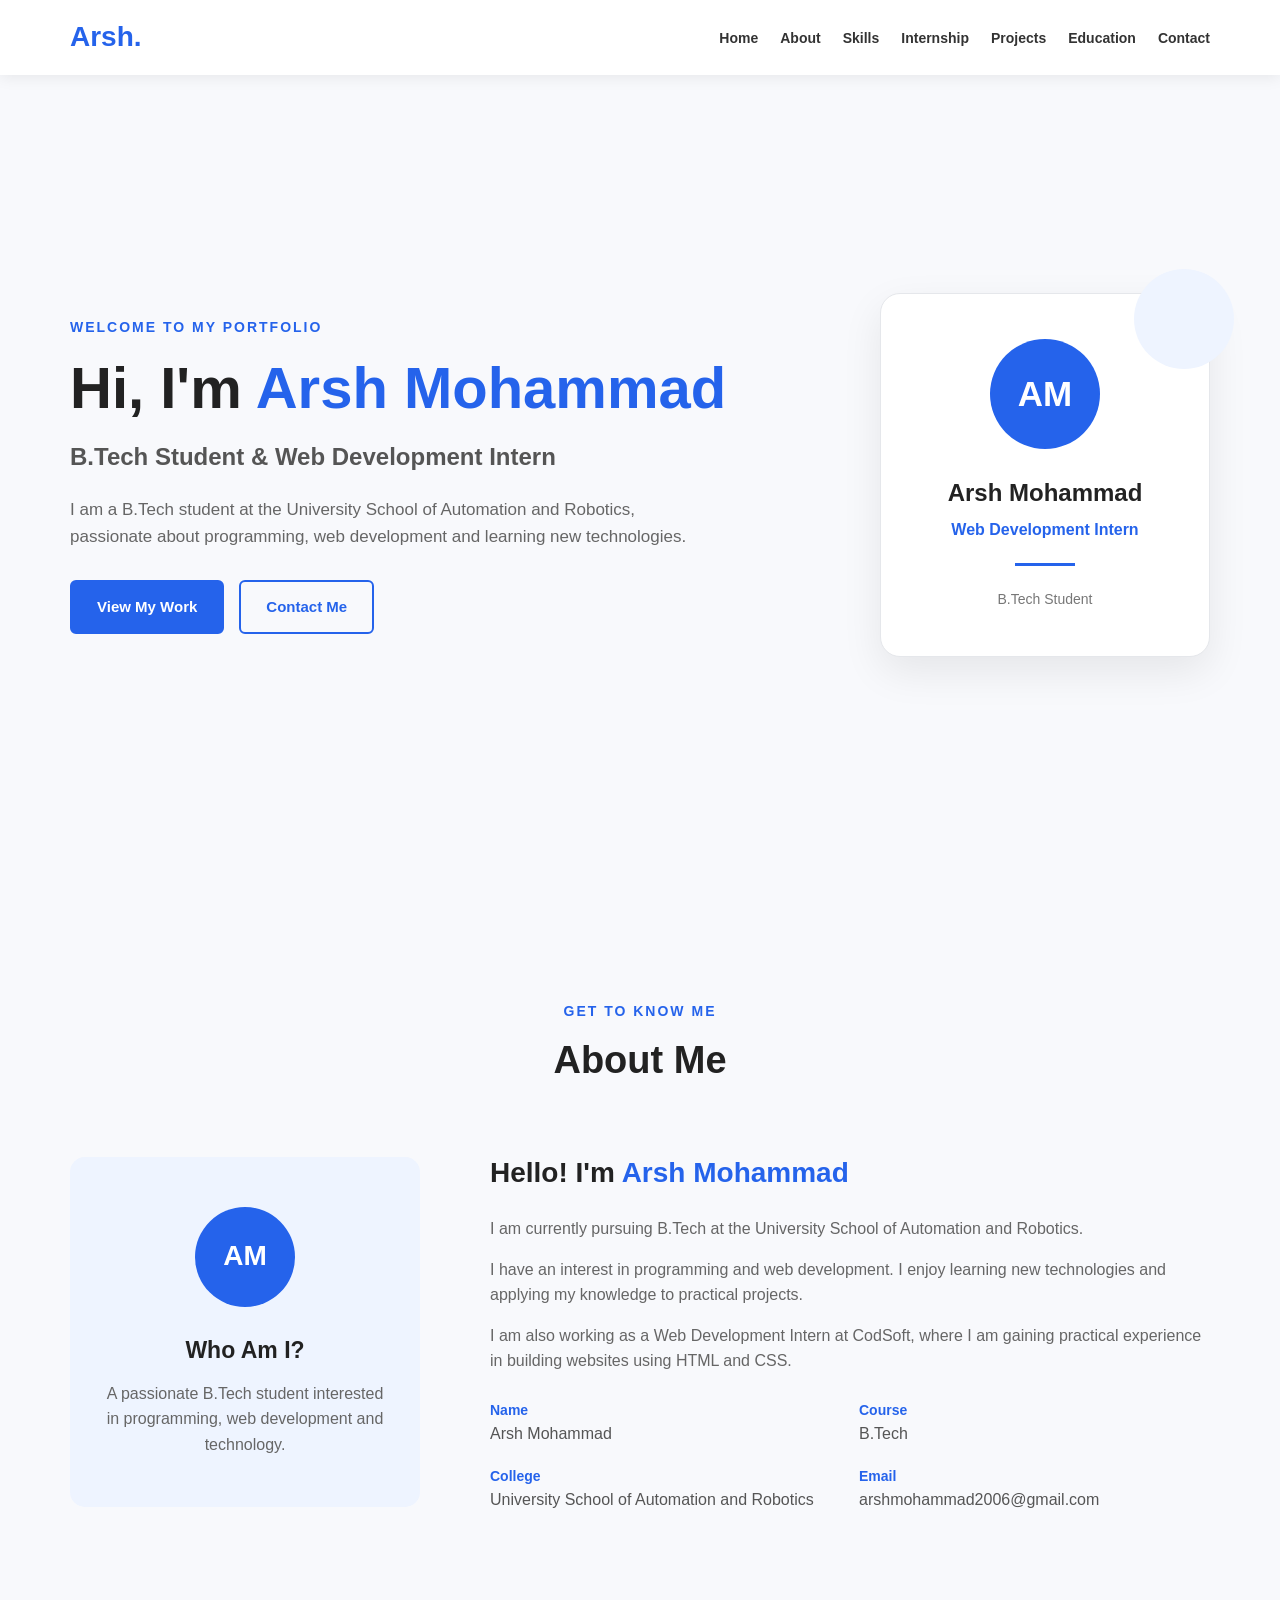
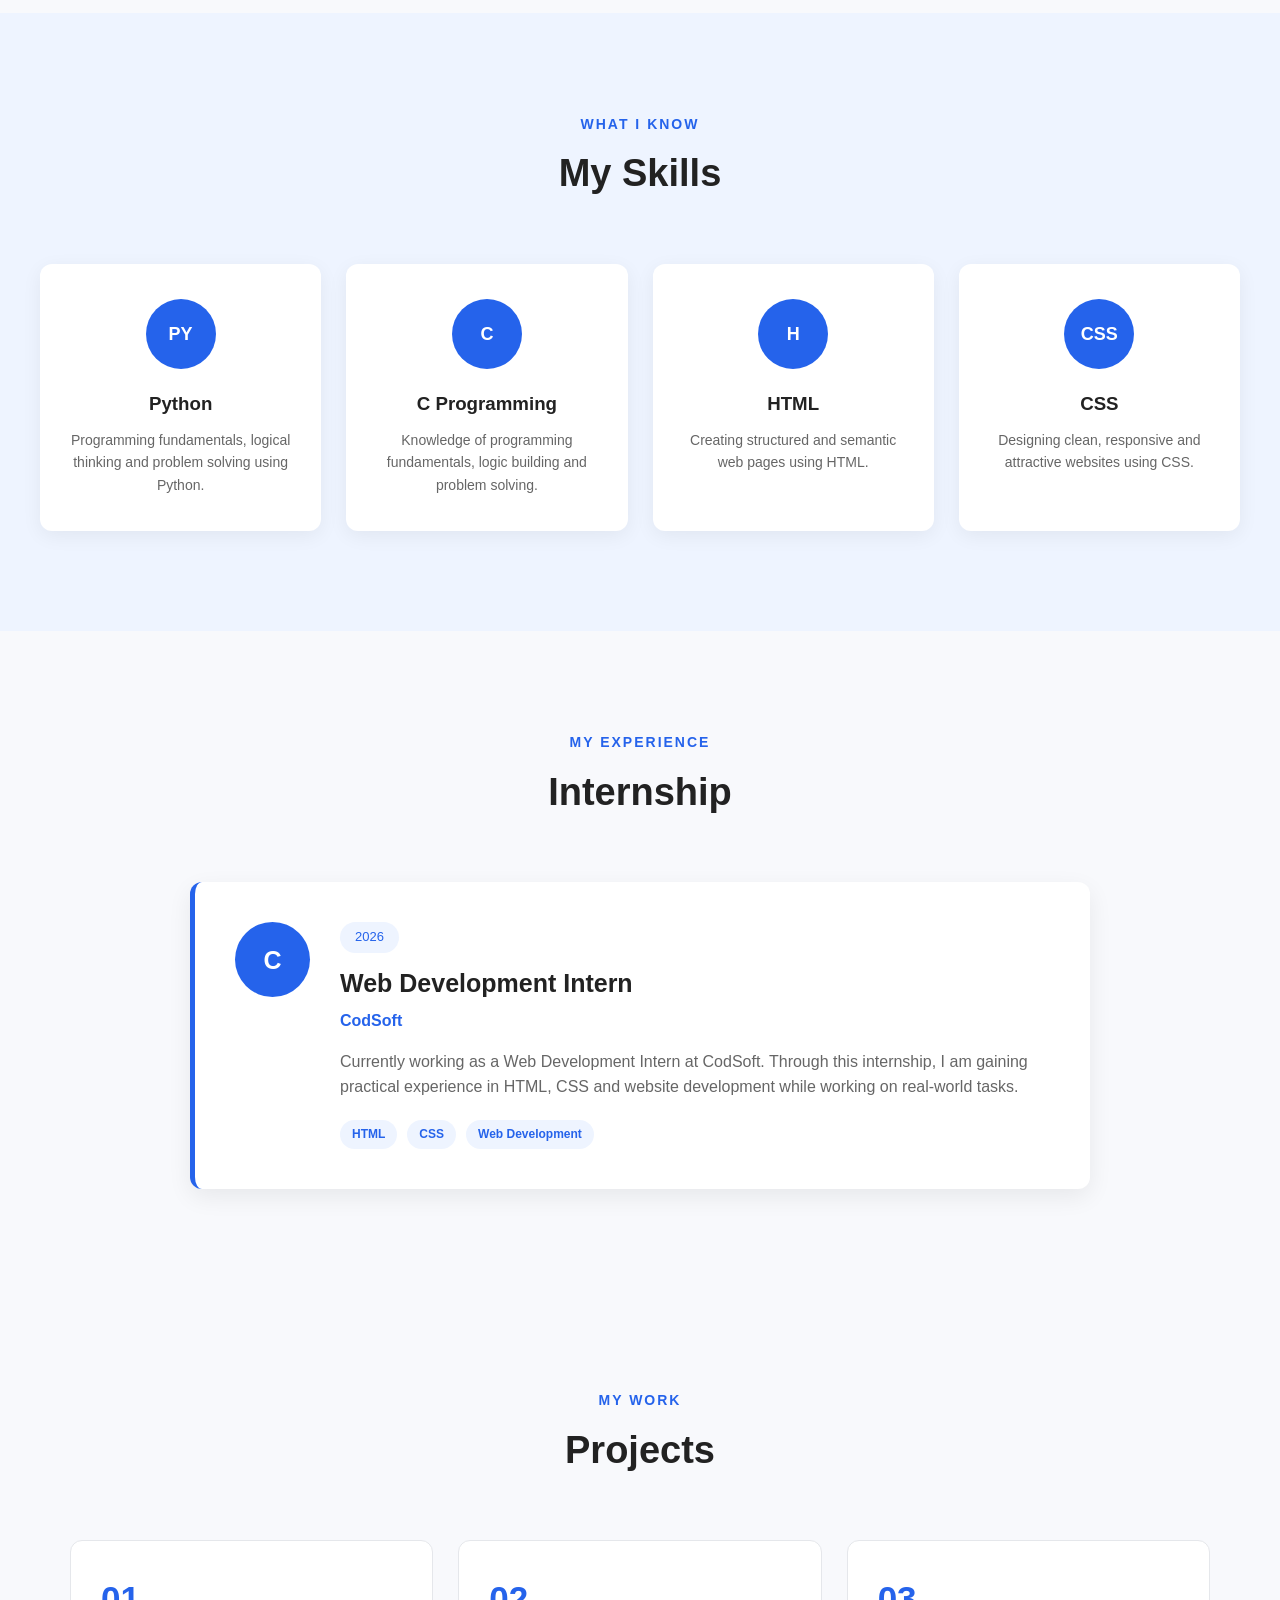
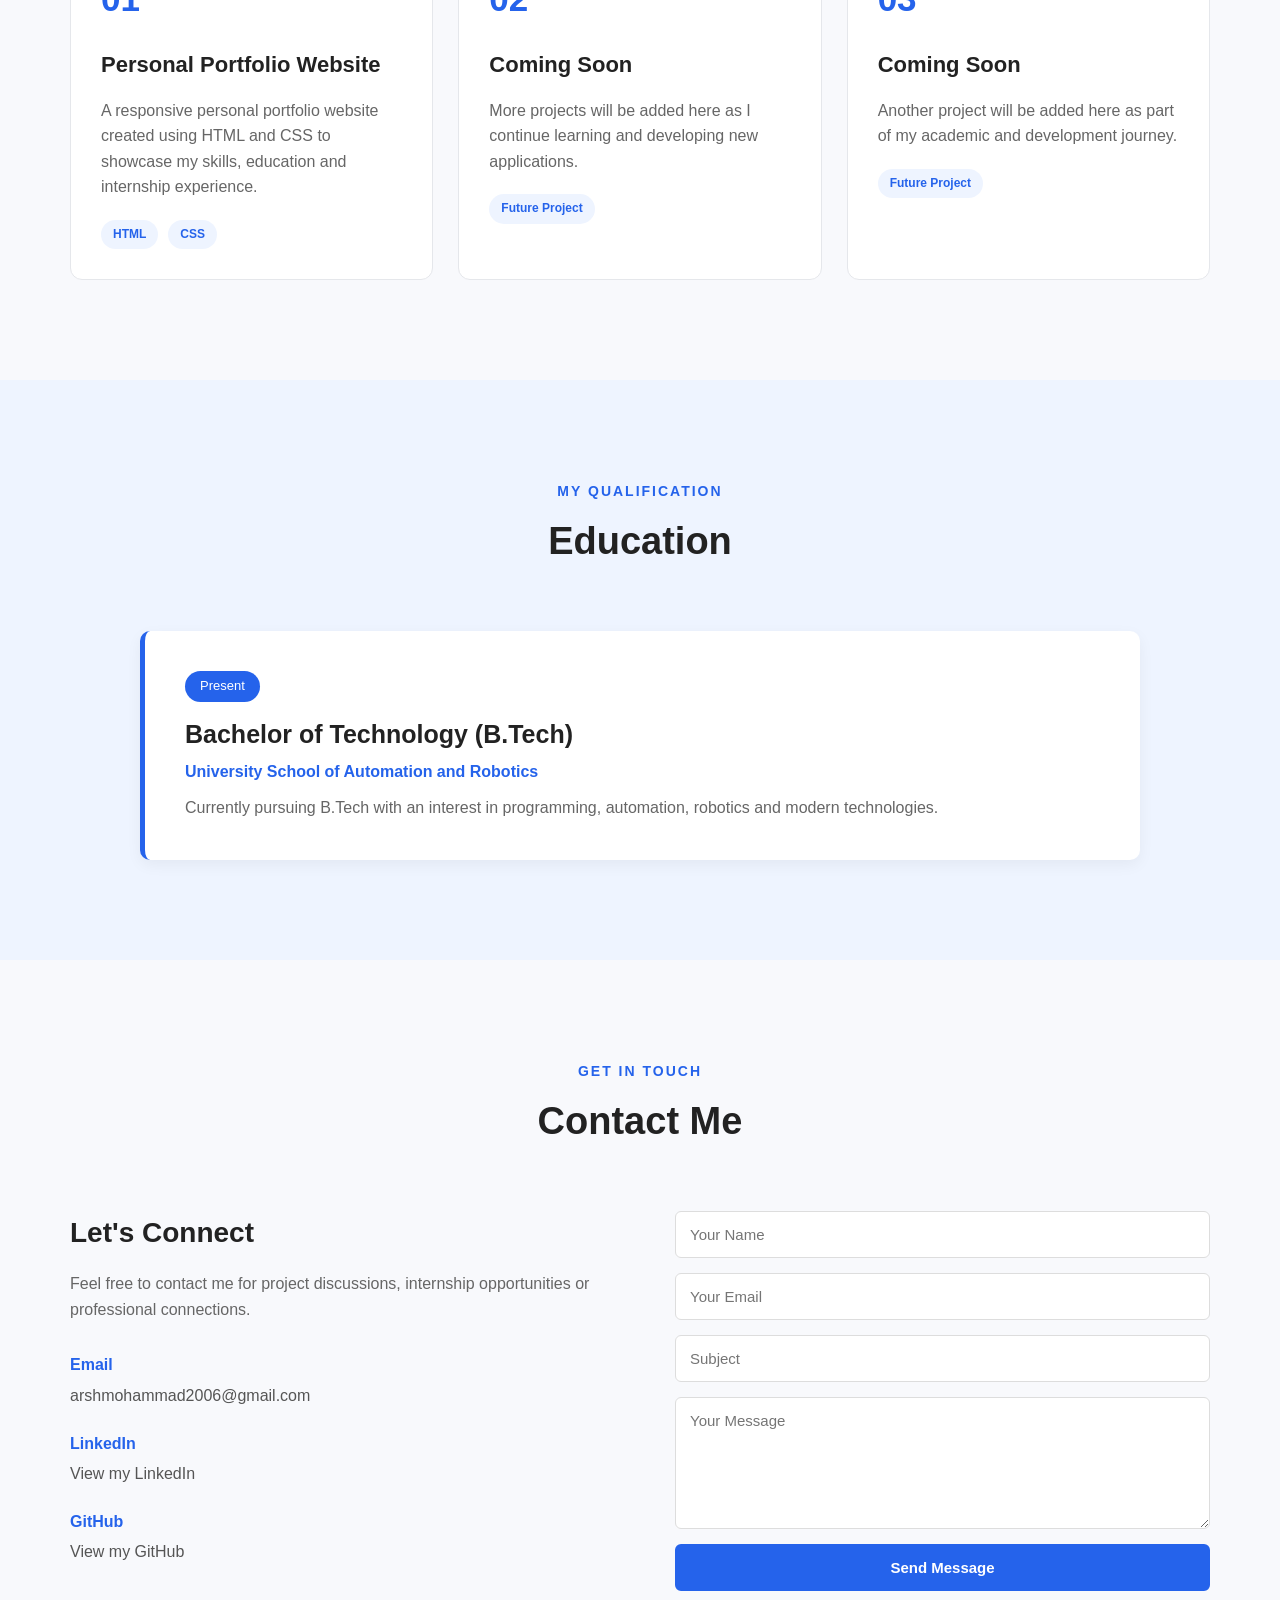
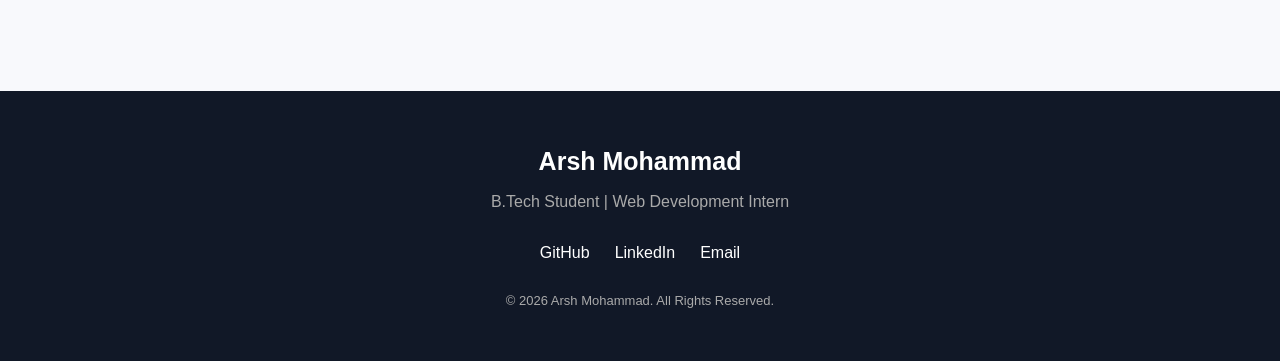
<file: portfolio/index.html>
<!DOCTYPE html>
<html lang="en">
<head>
    <meta charset="UTF-8">
    <meta name="viewport" content="width=device-width, initial-scale=1.0">
    <title>Arsh Mohammad | Portfolio</title>
    <link rel="stylesheet" href="style.css">
</head>

<body>

    <!-- NAVBAR -->
    <header>
        <nav class="navbar">
            <div class="logo">Arsh.</div>

            <ul class="nav-links">
                <li><a href="#home">Home</a></li>
                <li><a href="#about">About</a></li>
                <li><a href="#skills">Skills</a></li>
                <li><a href="#internship">Internship</a></li>
                <li><a href="#projects">Projects</a></li>
                <li><a href="#education">Education</a></li>
                <li><a href="#contact">Contact</a></li>
            </ul>
        </nav>
    </header>


    <!-- HOME -->
    <section id="home" class="hero">

        <div class="hero-content">

            <p class="welcome">WELCOME TO MY PORTFOLIO</p>

            <h1>
                Hi, I'm <span>Arsh Mohammad</span>
            </h1>

            <h2>B.Tech Student & Web Development Intern</h2>

            <p class="hero-text">
                I am a B.Tech student at the University School of
                Automation and Robotics, passionate about programming,
                web development and learning new technologies.
            </p>

            <div class="hero-buttons">
                <a href="#projects" class="btn">View My Work</a>
                <a href="#contact" class="btn secondary-btn">Contact Me</a>
            </div>

        </div>


        <!-- TEXT CARD INSTEAD OF IMAGE -->
        <div class="hero-card">

            <div class="initials">AM</div>

            <h3>Arsh Mohammad</h3>

            <p>Web Development Intern</p>

            <div class="card-line"></div>

            <span>B.Tech Student</span>

        </div>

    </section>


    <!-- ABOUT -->
    <section id="about" class="section">

        <div class="section-title">
            <p>GET TO KNOW ME</p>
            <h2>About Me</h2>
        </div>


        <div class="about-container">

            <div class="about-box">

                <div class="about-icon">AM</div>

                <h3>Who Am I?</h3>

                <p>
                    A passionate B.Tech student interested in
                    programming, web development and technology.
                </p>

            </div>


            <div class="about-content">

                <h3>
                    Hello! I'm <span>Arsh Mohammad</span>
                </h3>

                <p>
                    I am currently pursuing B.Tech at the University
                    School of Automation and Robotics.
                </p>

                <p>
                    I have an interest in programming and web
                    development. I enjoy learning new technologies
                    and applying my knowledge to practical projects.
                </p>

                <p>
                    I am also working as a Web Development Intern at
                    CodSoft, where I am gaining practical experience
                    in building websites using HTML and CSS.
                </p>


                <div class="about-info">

                    <div>
                        <strong>Name</strong>
                        <span>Arsh Mohammad</span>
                    </div>

                    <div>
                        <strong>Course</strong>
                        <span>B.Tech</span>
                    </div>

                    <div>
                        <strong>College</strong>
                        <span>University School of Automation and Robotics</span>
                    </div>

                    <div>
                        <strong>Email</strong>
                        <span>arshmohammad2006@gmail.com</span>
                    </div>

                </div>

            </div>

        </div>

    </section>


    <!-- SKILLS -->
    <section id="skills" class="section skills-section">

        <div class="section-title">
            <p>WHAT I KNOW</p>
            <h2>My Skills</h2>
        </div>


        <div class="skills-container">

            <div class="skill-card">
                <div class="skill-icon">PY</div>
                <h3>Python</h3>
                <p>
                    Programming fundamentals, logical thinking
                    and problem solving using Python.
                </p>
            </div>


            <div class="skill-card">
                <div class="skill-icon">C</div>
                <h3>C Programming</h3>
                <p>
                    Knowledge of programming fundamentals,
                    logic building and problem solving.
                </p>
            </div>


            <div class="skill-card">
                <div class="skill-icon">H</div>
                <h3>HTML</h3>
                <p>
                    Creating structured and semantic web pages
                    using HTML.
                </p>
            </div>


            <div class="skill-card">
                <div class="skill-icon">CSS</div>
                <h3>CSS</h3>
                <p>
                    Designing clean, responsive and attractive
                    websites using CSS.
                </p>
            </div>

        </div>

    </section>


    <!-- INTERNSHIP -->
    <section id="internship" class="section">

        <div class="section-title">
            <p>MY EXPERIENCE</p>
            <h2>Internship</h2>
        </div>


        <div class="internship-card">

            <div class="internship-icon">
                C
            </div>


            <div class="internship-content">

                <span class="internship-date">2026</span>

                <h3>Web Development Intern</h3>

                <h4>CodSoft</h4>

                <p>
                    Currently working as a Web Development Intern
                    at CodSoft. Through this internship, I am gaining
                    practical experience in HTML, CSS and website
                    development while working on real-world tasks.
                </p>


                <div class="tags">
                    <span>HTML</span>
                    <span>CSS</span>
                    <span>Web Development</span>
                </div>

            </div>

        </div>

    </section>


    <!-- PROJECTS -->
    <section id="projects" class="section projects-section">

        <div class="section-title">
            <p>MY WORK</p>
            <h2>Projects</h2>
        </div>


        <div class="projects-container">

            <div class="project-card">

                <div class="project-number">01</div>

                <h3>Personal Portfolio Website</h3>

                <p>
                    A responsive personal portfolio website created
                    using HTML and CSS to showcase my skills,
                    education and internship experience.
                </p>

                <div class="tags">
                    <span>HTML</span>
                    <span>CSS</span>
                </div>

            </div>


            <div class="project-card">

                <div class="project-number">02</div>

                <h3>Coming Soon</h3>

                <p>
                    More projects will be added here as I continue
                    learning and developing new applications.
                </p>

                <div class="tags">
                    <span>Future Project</span>
                </div>

            </div>


            <div class="project-card">

                <div class="project-number">03</div>

                <h3>Coming Soon</h3>

                <p>
                    Another project will be added here as part of
                    my academic and development journey.
                </p>

                <div class="tags">
                    <span>Future Project</span>
                </div>

            </div>

        </div>

    </section>


    <!-- EDUCATION -->
    <section id="education" class="section education-section">

        <div class="section-title">
            <p>MY QUALIFICATION</p>
            <h2>Education</h2>
        </div>


        <div class="education-card">

            <span class="education-year">Present</span>

            <h3>Bachelor of Technology (B.Tech)</h3>

            <h4>
                University School of Automation and Robotics
            </h4>

            <p>
                Currently pursuing B.Tech with an interest in
                programming, automation, robotics and modern
                technologies.
            </p>

        </div>

    </section>


    <!-- CONTACT -->
    <section id="contact" class="section">

        <div class="section-title">
            <p>GET IN TOUCH</p>
            <h2>Contact Me</h2>
        </div>


        <div class="contact-container">

            <div class="contact-info">

                <h3>Let's Connect</h3>

                <p>
                    Feel free to contact me for project discussions,
                    internship opportunities or professional
                    connections.
                </p>


                <div class="contact-item">
                    <strong>Email</strong>

                    <a href="mailto:arshmohammad2006@gmail.com">
                        arshmohammad2006@gmail.com
                    </a>
                </div>


                <div class="contact-item">
                    <strong>LinkedIn</strong>

                    <a
                        href="https://in.linkedin.com/in/arsh-mohammad-706560322"
                        target="_blank">
                        View my LinkedIn
                    </a>
                </div>


                <div class="contact-item">
                    <strong>GitHub</strong>

                    <a
                        href="https://github.com/Arsh-h-gif/CodSoft"
                        target="_blank">
                        View my GitHub
                    </a>
                </div>

            </div>


            <form class="contact-form">

                <input
                    type="text"
                    placeholder="Your Name"
                    required>

                <input
                    type="email"
                    placeholder="Your Email"
                    required>

                <input
                    type="text"
                    placeholder="Subject"
                    required>

                <textarea
                    rows="6"
                    placeholder="Your Message"
                    required></textarea>

                <button class="btn" type="submit">
                    Send Message
                </button>

            </form>

        </div>

    </section>


    <!-- FOOTER -->
    <footer>

        <h3>Arsh Mohammad</h3>

        <p>
            B.Tech Student | Web Development Intern
        </p>

        <div class="social-links">

            <a
                href="https://github.com/Arsh-h-gif/CodSoft"
                target="_blank">
                GitHub
            </a>

            <a
                href="https://in.linkedin.com/in/arsh-mohammad-706560322"
                target="_blank">
                LinkedIn
            </a>

            <a href="mailto:arshmohammad2006@gmail.com">
                Email
            </a>

        </div>

        <p class="copyright">
            © 2026 Arsh Mohammad. All Rights Reserved.
        </p>

    </footer>

</body>
</html>
</file>
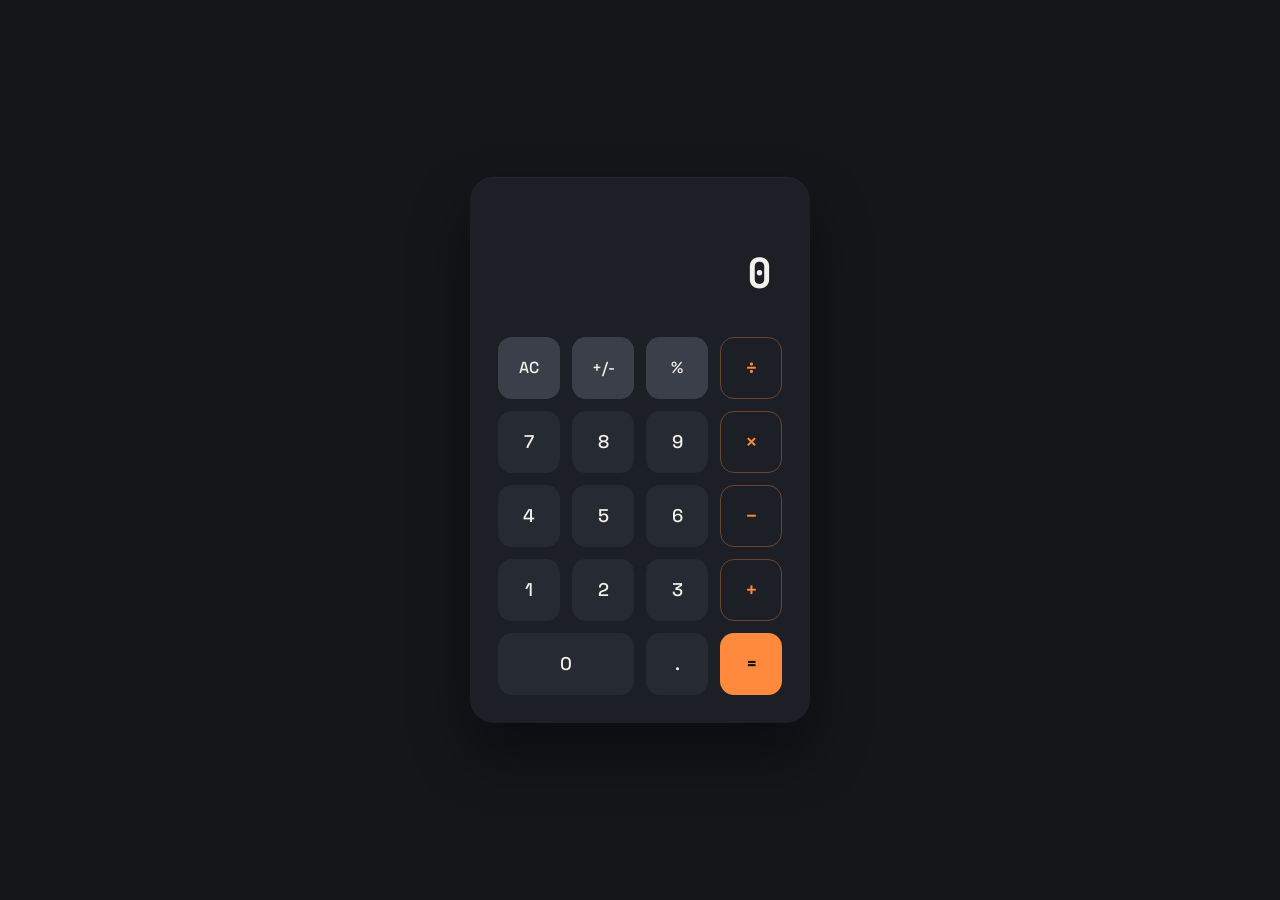
<file: calculator/index3.html>
<!DOCTYPE html>
<html lang="en">
<head>
<meta charset="UTF-8">
<meta name="viewport" content="width=device-width, initial-scale=1.0">
<title>Calculator</title>
<link rel="preconnect" href="https://fonts.googleapis.com">
<link href="https://fonts.googleapis.com/css2?family=Space+Grotesk:wght@400;500;700&family=JetBrains+Mono:wght@400;500;700&display=swap" rel="stylesheet">
<style>
:root{
  --bg: #14161A;
  --panel: #1C1F26;
  --key-num: #262A33;
  --key-num-hover: #2E333E;
  --key-fn: #3A3F4A;
  --key-fn-hover: #454B58;
  --accent: #FF8A3D;
  --accent-hover: #FF9D5C;
  --text: #F4F1EA;
  --text-dim: rgba(244,241,234,0.45);
  --display-font: 'JetBrains Mono', monospace;
  --ui-font: 'Space Grotesk', sans-serif;
}
 
* { margin:0; padding:0; box-sizing:border-box; }
 
body{
  min-height: 100vh;
  display: flex;
  align-items: center;
  justify-content: center;
  background: var(--bg);
  font-family: var(--ui-font);
}
 
.calculator{
  width: 340px;
  background: var(--panel);
  border-radius: 24px;
  padding: 28px;
  box-shadow: 0 30px 60px rgba(0,0,0,0.45), inset 0 1px 0 rgba(255,255,255,0.03);
}
 
.display{
  text-align: right;
  padding: 22px 10px 18px;
  margin-bottom: 20px;
  min-height: 96px;
  display: flex;
  flex-direction: column;
  justify-content: flex-end;
  overflow: hidden;
}
 
.display-prev{
  font-family: var(--display-font);
  font-size: 1.05rem;
  color: var(--text-dim);
  min-height: 22px;
  white-space: nowrap;
  overflow: hidden;
  text-overflow: ellipsis;
}
 
.display-current{
  font-family: var(--display-font);
  font-weight: 700;
  font-size: 2.6rem;
  color: var(--text);
  white-space: nowrap;
  overflow: hidden;
  text-overflow: ellipsis;
  line-height: 1.2;
}
 
.keys{
  display: grid;
  grid-template-columns: repeat(4, 1fr);
  gap: 12px;
}
 
.key{
  border: none;
  border-radius: 14px;
  font-family: var(--ui-font);
  font-size: 1.15rem;
  font-weight: 500;
  height: 62px;
  cursor: pointer;
  transition: transform 0.08s ease, background 0.15s ease;
  color: var(--text);
}
 
.key:active{ transform: scale(0.94); }
 
.key-num{
  background: var(--key-num);
}
.key-num:hover{ background: var(--key-num-hover); }
 
.key-fn{
  background: var(--key-fn);
  font-size: 1rem;
}
.key-fn:hover{ background: var(--key-fn-hover); }
 
.key-op{
  background: transparent;
  color: var(--accent);
  border: 1.5px solid rgba(255,138,61,0.35);
  font-size: 1.3rem;
}
.key-op:hover{
  background: rgba(255,138,61,0.1);
  border-color: var(--accent);
}
 
.key-eq{
  background: var(--accent);
  color: #1A1207;
  font-weight: 700;
}
.key-eq:hover{ background: var(--accent-hover); }
 
.key-zero{
  grid-column: span 2;
}
 
@media (max-width: 380px){
  .calculator{ width: 92vw; padding: 20px; }
  .key{ height: 54px; font-size: 1.05rem; }
  .display-current{ font-size: 2.1rem; }
}
 
button:focus-visible{
  outline: 2px solid var(--accent);
  outline-offset: 2px;
}
</style>
</head>
<body>
 
<div class="calculator">
  <div class="display">
    <div class="display-prev" id="prevDisplay"></div>
    <div class="display-current" id="currentDisplay">0</div>
  </div>
 
  <div class="keys">
    <button class="key key-fn" data-action="clear">AC</button>
    <button class="key key-fn" data-action="negate">+/-</button>
    <button class="key key-fn" data-action="percent">%</button>
    <button class="key key-op" data-action="operator" data-op="÷">÷</button>
 
    <button class="key key-num" data-num="7">7</button>
    <button class="key key-num" data-num="8">8</button>
    <button class="key key-num" data-num="9">9</button>
    <button class="key key-op" data-action="operator" data-op="×">×</button>
 
    <button class="key key-num" data-num="4">4</button>
    <button class="key key-num" data-num="5">5</button>
    <button class="key key-num" data-num="6">6</button>
    <button class="key key-op" data-action="operator" data-op="−">−</button>
 
    <button class="key key-num" data-num="1">1</button>
    <button class="key key-num" data-num="2">2</button>
    <button class="key key-num" data-num="3">3</button>
    <button class="key key-op" data-action="operator" data-op="+">+</button>
 
    <button class="key key-num key-zero" data-num="0">0</button>
    <button class="key key-num" data-action="decimal">.</button>
    <button class="key key-eq" data-action="equals">=</button>
  </div>
</div>
 
<script>
const prevDisplay = document.getElementById('prevDisplay');
const currentDisplay = document.getElementById('currentDisplay');
 
let currentValue = '0';
let previousValue = null;
let operator = null;
let shouldResetCurrent = false;
 
function updateDisplay() {
  currentDisplay.textContent = formatNumber(currentValue);
  prevDisplay.textContent = previousValue !== null && operator
    ? `${formatNumber(previousValue)} ${operator}`
    : '';
}
 
function formatNumber(numStr) {
  if (numStr === '' || numStr === '-') return numStr || '0';
  if (numStr === 'Error') return 'Error';
  const [intPart, decPart] = numStr.toString().split('.');
  const formattedInt = new Intl.NumberFormat('en-US').format(Number(intPart));
  return decPart !== undefined ? `${formattedInt}.${decPart}` : formattedInt;
}
 
function inputNumber(num) {
  if (currentValue === 'Error') currentValue = '0';
  if (shouldResetCurrent) {
    currentValue = num;
    shouldResetCurrent = false;
  } else if (currentValue === '0') {
    currentValue = num;
  } else {
    if (currentValue.replace('-', '').replace('.', '').length >= 12) return;
    currentValue += num;
  }
  updateDisplay();
}
 
function inputDecimal() {
  if (currentValue === 'Error') currentValue = '0';
  if (shouldResetCurrent) {
    currentValue = '0.';
    shouldResetCurrent = false;
    updateDisplay();
    return;
  }
  if (!currentValue.includes('.')) {
    currentValue += '.';
    updateDisplay();
  }
}
 
function setOperator(op) {
  if (currentValue === 'Error') { clearAll(); return; }
  if (operator !== null && !shouldResetCurrent) {
    calculate();
  }
  previousValue = currentValue;
  operator = op;
  shouldResetCurrent = true;
  updateDisplay();
}
 
function calculate() {
  if (operator === null || previousValue === null) return;
 
  const prev = parseFloat(previousValue);
  const curr = parseFloat(currentValue);
  let result;
 
  switch (operator) {
    case '+':
      result = prev + curr;
      break;
    case '−':
      result = prev - curr;
      break;
    case '×':
      result = prev * curr;
      break;
    case '÷':
      if (curr === 0) {
        currentValue = 'Error';
        previousValue = null;
        operator = null;
        shouldResetCurrent = true;
        updateDisplay();
        return;
      }
      result = prev / curr;
      break;
    default:
      return;
  }
 
  result = Math.round((result + Number.EPSILON) * 1e10) / 1e10;
 
  currentValue = result.toString();
  previousValue = null;
  operator = null;
  shouldResetCurrent = true;
  updateDisplay();
}
 
function clearAll() {
  currentValue = '0';
  previousValue = null;
  operator = null;
  shouldResetCurrent = false;
  updateDisplay();
}
 
function negate() {
  if (currentValue === '0' || currentValue === 'Error') return;
  currentValue = currentValue.startsWith('-')
    ? currentValue.slice(1)
    : '-' + currentValue;
  updateDisplay();
}
 
function percent() {
  if (currentValue === 'Error') return;
  currentValue = (parseFloat(currentValue) / 100).toString();
  updateDisplay();
}
 
document.querySelectorAll('.key').forEach(button => {
  button.addEventListener('click', () => {
    const num = button.dataset.num;
    const action = button.dataset.action;
    const op = button.dataset.op;
 
    if (num !== undefined) {
      inputNumber(num);
    } else if (action === 'operator') {
      setOperator(op);
    } else if (action === 'equals') {
      calculate();
    } else if (action === 'clear') {
      clearAll();
    } else if (action === 'negate') {
      negate();
    } else if (action === 'percent') {
      percent();
    } else if (action === 'decimal') {
      inputDecimal();
    }
  });
});
 
document.addEventListener('keydown', (e) => {
  if (e.key >= '0' && e.key <= '9') {
    inputNumber(e.key);
  } else if (e.key === '.') {
    inputDecimal();
  } else if (e.key === '+') {
    setOperator('+');
  } else if (e.key === '-') {
    setOperator('−');
  } else if (e.key === '*') {
    setOperator('×');
  } else if (e.key === '/') {
    e.preventDefault();
    setOperator('÷');
  } else if (e.key === 'Enter' || e.key === '=') {
    calculate();
  } else if (e.key === 'Escape') {
    clearAll();
  } else if (e.key === '%') {
    percent();
  } else if (e.key === 'Backspace') {
    if (currentValue.length > 1) {
      currentValue = currentValue.slice(0, -1);
    } else {
      currentValue = '0';
    }
    updateDisplay();
  }
});
</script>
 
</body>
</html>
</file>
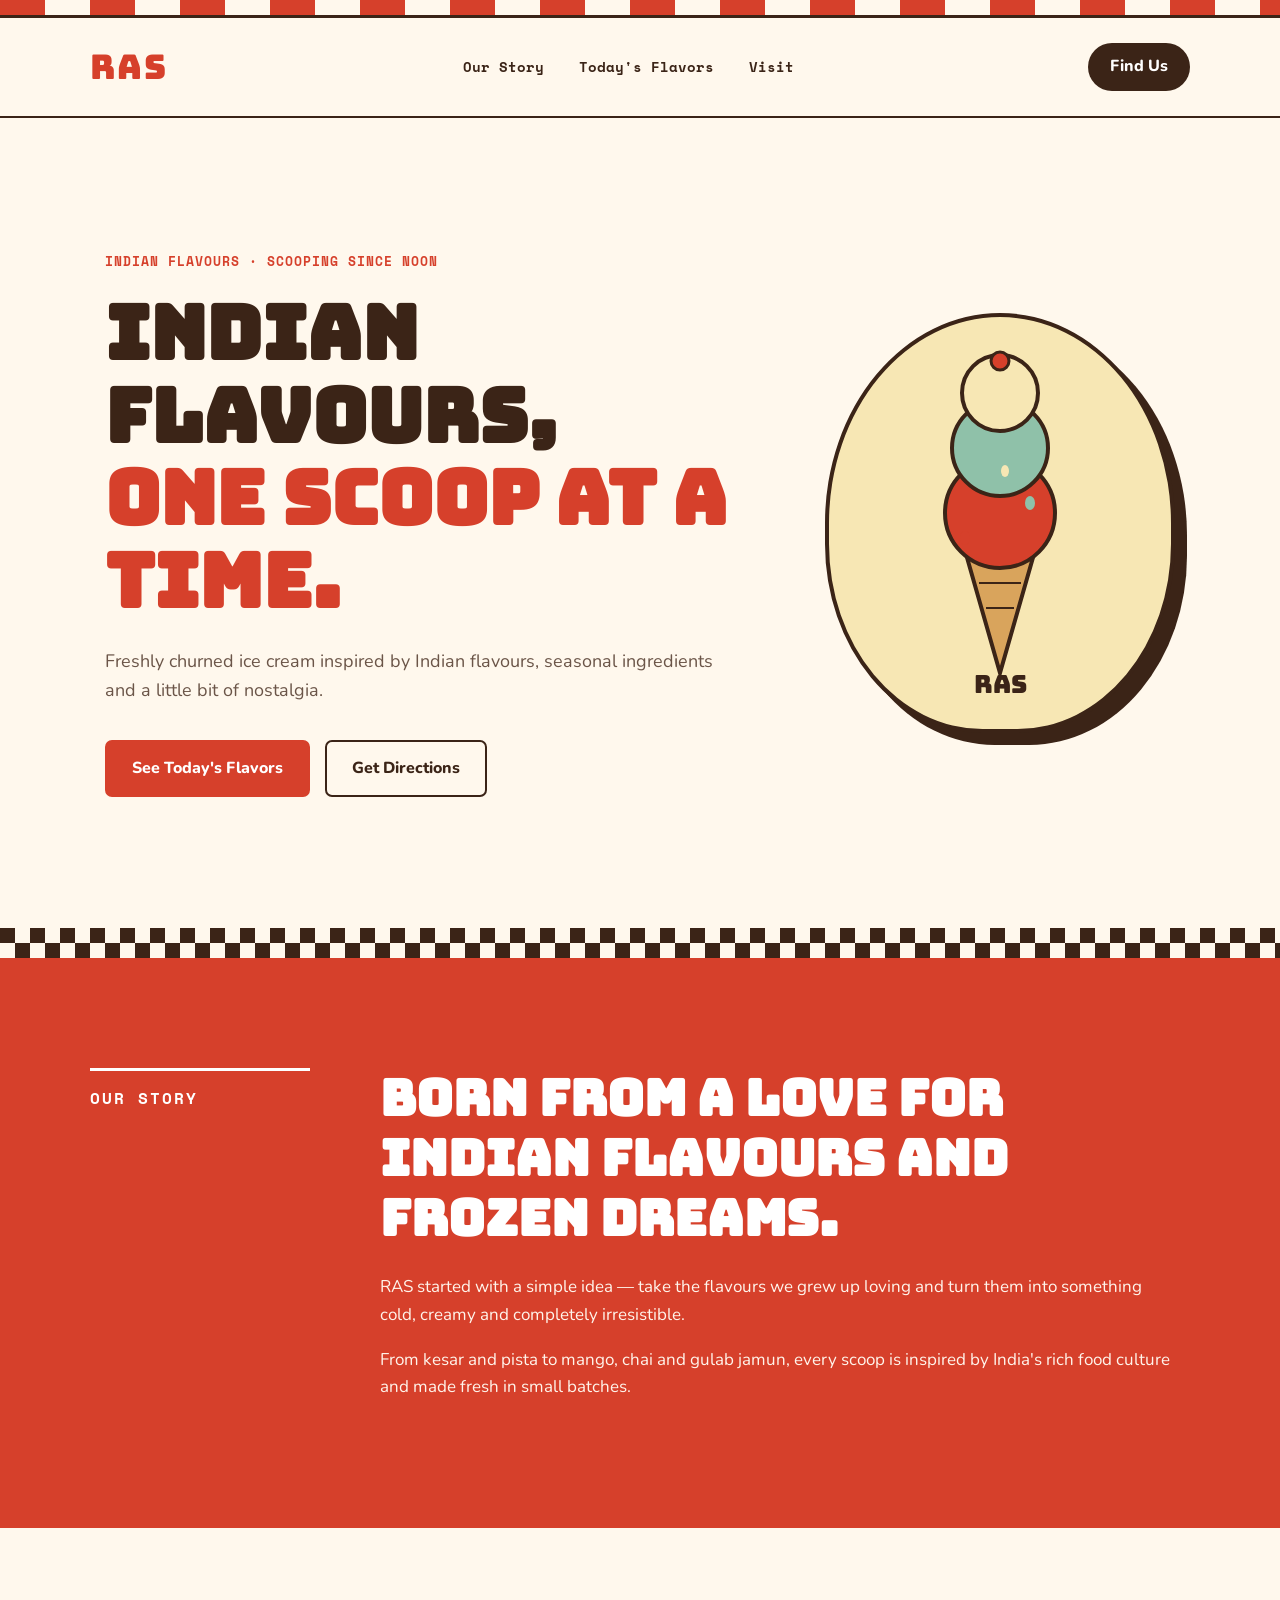
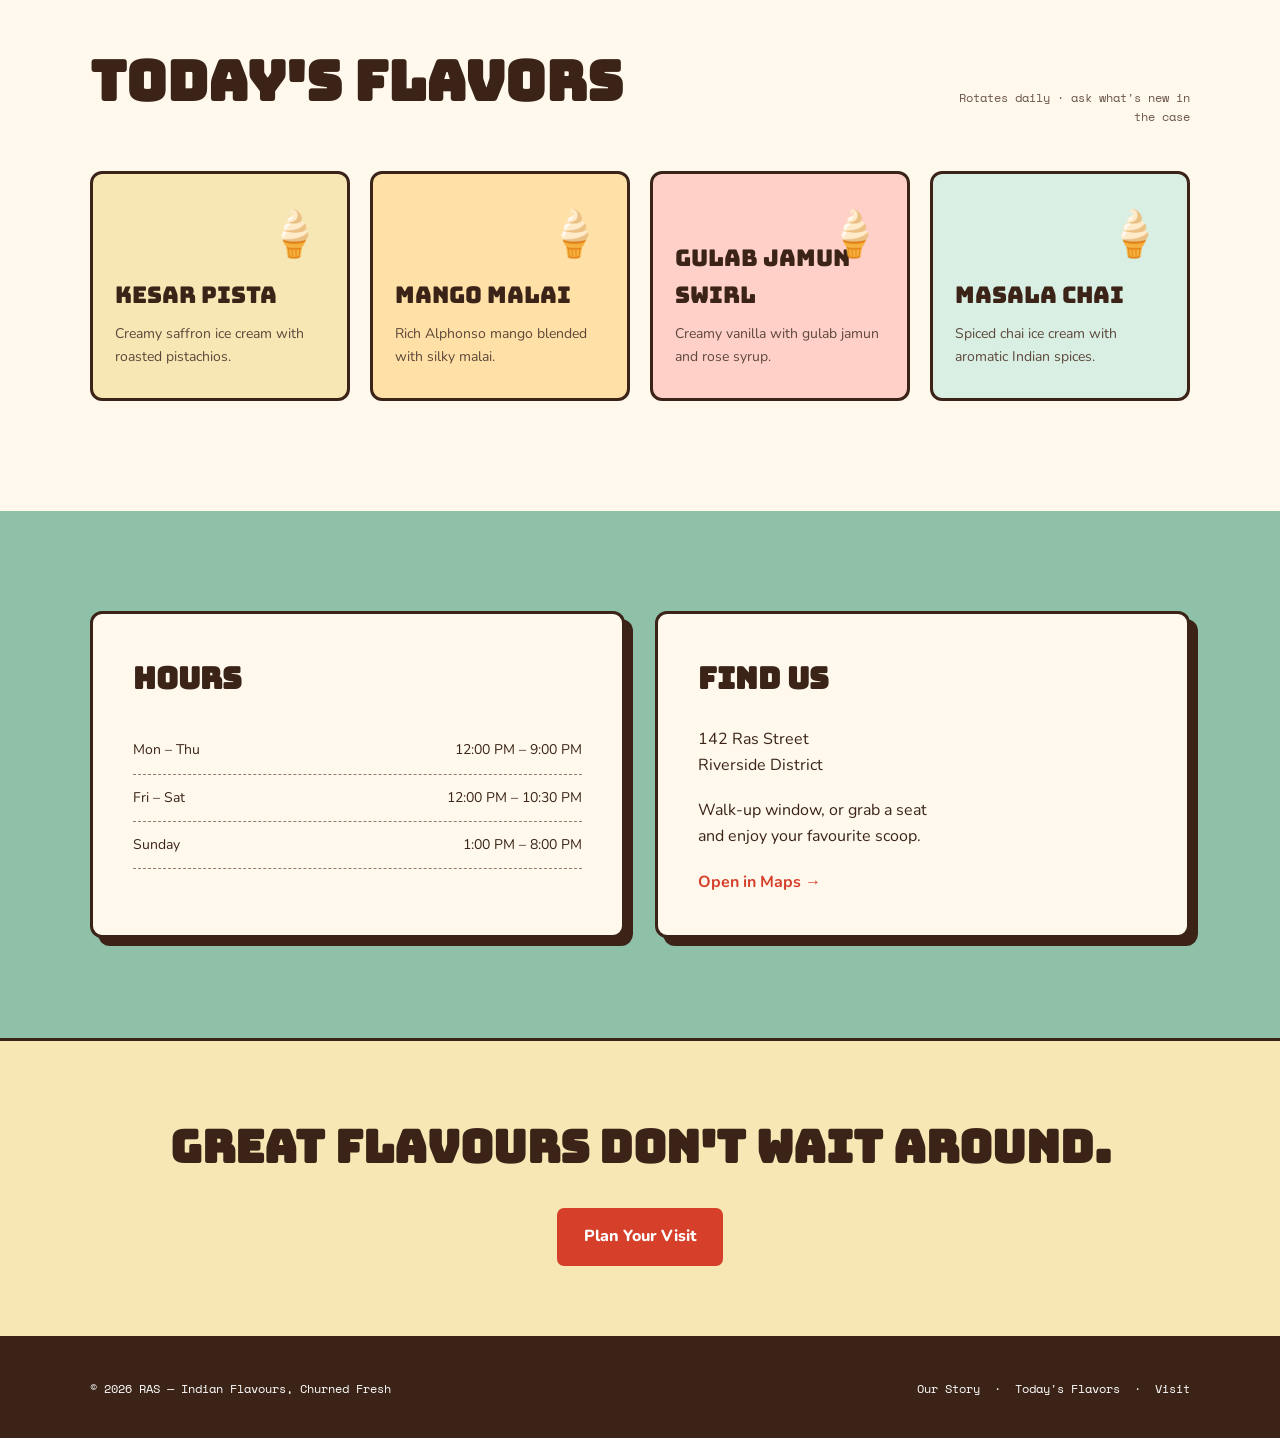
<file: Ice cream landing page/index2.html>
<!DOCTYPE html>
<html lang="en">

<head>
<meta charset="UTF-8">

<meta name="viewport" content="width=device-width, initial-scale=1.0">

<title>RAS — Indian Flavours, Churned Fresh</title>

<link rel="preconnect" href="https://fonts.googleapis.com">

<link href="https://fonts.googleapis.com/css2?family=Bungee&family=Nunito:wght@400;600;700;800&family=Space+Mono:wght@400;700&display=swap" rel="stylesheet">

<link rel="stylesheet" href="style2.css">

</head>

<body>


<!-- TOP AWNING -->
<div class="awning"></div>


<!-- NAVIGATION -->
<nav>

  <div class="logo">RAS</div>

  <div class="nav-links">

    <a href="#story">Our Story</a>

    <a href="#flavors">Today's Flavors</a>

    <a href="#visit">Visit</a>

  </div>

  <a class="nav-cta" href="#visit">Find Us</a>

</nav>



<!-- HERO SECTION -->
<section class="hero">

  <div class="hero-copy">

    <span class="hero-eyebrow">
      Indian flavours · Scooping since noon
    </span>


    <h1>
      Indian flavours,
      <span class="accent">one scoop at a time.</span>
    </h1>


    <p>
      Freshly churned ice cream inspired by Indian flavours,
      seasonal ingredients and a little bit of nostalgia.
    </p>


    <div class="hero-actions">

      <a class="btn-primary" href="#flavors">
        See Today's Flavors
      </a>

      <a class="btn-ghost" href="#visit">
        Get Directions
      </a>

    </div>

  </div>



  <!-- ICE CREAM SVG -->
  <div class="hero-visual">

    <svg viewBox="0 0 280 340" width="280" height="340">

      <!-- Cone -->
      <polygon
        points="140,320 100,180 180,180"
        fill="#D9A45C"
        stroke="#3B2417"
        stroke-width="4"
      />

      <line
        x1="112"
        y1="205"
        x2="168"
        y2="205"
        stroke="#3B2417"
        stroke-width="2"
      />

      <line
        x1="119"
        y1="230"
        x2="161"
        y2="230"
        stroke="#3B2417"
        stroke-width="2"
      />

      <line
        x1="126"
        y1="255"
        x2="154"
        y2="255"
        stroke="#3B2417"
        stroke-width="2"
      />


      <!-- Scoops -->

      <!-- Mango -->
      <circle
        cx="140"
        cy="160"
        r="55"
        fill="#D6402B"
        stroke="#3B2417"
        stroke-width="4"
      />


      <!-- Pistachio -->
      <circle
        cx="140"
        cy="95"
        r="48"
        fill="#8FC1A9"
        stroke="#3B2417"
        stroke-width="4"
      />


      <!-- Kesar -->
      <circle
        cx="140"
        cy="40"
        r="38"
        fill="#F7E7B4"
        stroke="#3B2417"
        stroke-width="4"
      />


      <!-- Cherry -->
      <circle
        cx="140"
        cy="8"
        r="9"
        fill="#D6402B"
        stroke="#3B2417"
        stroke-width="3"
      />


      <!-- Drips -->

      <ellipse
        class="drip"
        cx="105"
        cy="185"
        rx="5"
        ry="7"
        fill="#D6402B"
      />

      <ellipse
        class="drip d2"
        cx="170"
        cy="150"
        rx="5"
        ry="7"
        fill="#8FC1A9"
      />

      <ellipse
        class="drip d3"
        cx="145"
        cy="118"
        rx="4"
        ry="6"
        fill="#F7E7B4"
      />

    </svg>

  </div>

</section>



<!-- CHECKER STRIP -->
<div class="checker-strip"></div>



<!-- OUR STORY -->
<section class="story" id="story">

  <div class="story-inner">

    <div class="story-label">
      Our Story
    </div>


    <div>

      <h2>
        Born from a love for Indian flavours and frozen dreams.
      </h2>


      <p>
        RAS started with a simple idea — take the flavours
        we grew up loving and turn them into something cold,
        creamy and completely irresistible.
      </p>


      <p>
        From kesar and pista to mango, chai and gulab jamun,
        every scoop is inspired by India's rich food culture
        and made fresh in small batches.
      </p>

    </div>

  </div>

</section>



<!-- FLAVOURS -->
<section class="flavors" id="flavors">

  <div class="flavors-inner">


    <div class="flavors-head">

      <h2>
        Today's Flavors
      </h2>

      <div class="flavors-sub">
        Rotates daily · ask what's new in the case
      </div>

    </div>



    <div class="flavor-grid">


      <!-- FLAVOUR 1 -->
      <div class="flavor-card">

        <div class="flavor-name">
          Kesar Pista
        </div>

        <div class="flavor-desc">
          Creamy saffron ice cream with roasted pistachios.
        </div>

      </div>



      <!-- FLAVOUR 2 -->
      <div class="flavor-card">

        <div class="flavor-name">
          Mango Malai
        </div>

        <div class="flavor-desc">
          Rich Alphonso mango blended with silky malai.
        </div>

      </div>



      <!-- FLAVOUR 3 -->
      <div class="flavor-card">

        <div class="flavor-name">
          Gulab Jamun Swirl
        </div>

        <div class="flavor-desc">
          Creamy vanilla with gulab jamun and rose syrup.
        </div>

      </div>



      <!-- FLAVOUR 4 -->
      <div class="flavor-card">

        <div class="flavor-name">
          Masala Chai
        </div>

        <div class="flavor-desc">
          Spiced chai ice cream with aromatic Indian spices.
        </div>

      </div>


    </div>

  </div>

</section>



<!-- VISIT -->
<section class="visit" id="visit">

  <div class="visit-inner">


    <!-- HOURS -->
    <div class="visit-card">

      <h3>
        Hours
      </h3>


      <div class="hours-row">

        <span>Mon – Thu</span>

        <span>12:00 PM – 9:00 PM</span>

      </div>


      <div class="hours-row">

        <span>Fri – Sat</span>

        <span>12:00 PM – 10:30 PM</span>

      </div>


      <div class="hours-row">

        <span>Sunday</span>

        <span>1:00 PM – 8:00 PM</span>

      </div>

    </div>



    <!-- LOCATION -->
    <div class="visit-card">

      <h3>
        Find Us
      </h3>


      <div class="addr">

        142 Ras Street<br>

        Riverside District

      </div>


      <div class="addr">

        Walk-up window, or grab a seat<br>

        and enjoy your favourite scoop.

      </div>


      <a class="map-note" href="#">
        Open in Maps →
      </a>

    </div>


  </div>

</section>



<!-- CALL TO ACTION -->
<section class="cta-strip">

  <h2>
    Great flavours don't wait around.
  </h2>


  <a class="btn-primary" href="#visit">
    Plan Your Visit
  </a>

</section>



<!-- FOOTER -->
<footer>

  <div>
    © 2026 RAS — Indian Flavours, Churned Fresh
  </div>


  <div>

    <a href="#story">
      Our Story
    </a>

    &nbsp;·&nbsp;

    <a href="#flavors">
      Today's Flavors
    </a>

    &nbsp;·&nbsp;

    <a href="#visit">
      Visit
    </a>

  </div>

</footer>


</body>

</html>
</file>
<file: portfolio/style.css>
/* =========================
   RESET
========================= */

* {
    margin: 0;
    padding: 0;
    box-sizing: border-box;
    scroll-behavior: smooth;
}

body {
    font-family: Arial, Helvetica, sans-serif;
    background: #f8f9fc;
    color: #222;
    line-height: 1.6;
}

a {
    text-decoration: none;
}


/* =========================
   NAVBAR
========================= */

header {
    position: fixed;
    top: 0;
    left: 0;
    width: 100%;
    z-index: 1000;

    background: white;

    box-shadow: 0 2px 15px rgba(0,0,0,0.08);
}

.navbar {
    max-width: 1200px;
    height: 75px;

    margin: auto;
    padding: 0 30px;

    display: flex;
    align-items: center;
    justify-content: space-between;
}

.logo {
    font-size: 28px;
    font-weight: bold;
    color: #2563eb;
}

.nav-links {
    list-style: none;

    display: flex;
    gap: 22px;
}

.nav-links a {
    color: #333;
    font-size: 14px;
    font-weight: 600;

    transition: 0.3s;
}

.nav-links a:hover {
    color: #2563eb;
}


/* =========================
   HERO
========================= */

.hero {
    min-height: 100vh;

    max-width: 1200px;
    margin: auto;

    padding: 130px 30px 80px;

    display: flex;
    align-items: center;
    justify-content: space-between;

    gap: 80px;
}

.hero-content {
    flex: 1;
}

.welcome {
    color: #2563eb;

    font-size: 14px;
    font-weight: bold;

    letter-spacing: 2px;

    margin-bottom: 15px;
}

.hero h1 {
    font-size: 58px;

    line-height: 1.2;

    margin-bottom: 15px;
}

.hero h1 span {
    color: #2563eb;
}

.hero h2 {
    color: #555;

    font-size: 24px;

    margin-bottom: 20px;
}

.hero-text {
    max-width: 650px;

    color: #666;

    font-size: 17px;
}


/* BUTTONS */

.hero-buttons {
    display: flex;

    gap: 15px;

    margin-top: 30px;
}

.btn {
    display: inline-block;

    padding: 13px 25px;

    background: #2563eb;

    color: white;

    border: 2px solid #2563eb;

    border-radius: 6px;

    font-size: 15px;

    font-weight: bold;

    cursor: pointer;

    transition: 0.3s;
}

.btn:hover {
    background: #1d4ed8;

    border-color: #1d4ed8;

    transform: translateY(-3px);
}

.secondary-btn {
    background: transparent;

    color: #2563eb;
}

.secondary-btn:hover {
    background: #2563eb;

    color: white;
}


/* =========================
   HERO CARD
========================= */

.hero-card {
    width: 330px;

    padding: 45px 30px;

    background: white;

    border-radius: 20px;

    text-align: center;

    border: 1px solid #e5e7eb;

    box-shadow: 0 15px 40px rgba(0,0,0,0.08);

    position: relative;
}

.hero-card::before {
    content: "";

    position: absolute;

    width: 100px;
    height: 100px;

    background: #eef4ff;

    border-radius: 50%;

    top: -25px;
    right: -25px;

    z-index: 0;
}

.initials {
    width: 110px;
    height: 110px;

    margin: 0 auto 25px;

    border-radius: 50%;

    display: flex;
    align-items: center;
    justify-content: center;

    background: #2563eb;

    color: white;

    font-size: 35px;

    font-weight: bold;

    position: relative;
}

.hero-card h3 {
    font-size: 24px;

    margin-bottom: 5px;
}

.hero-card p {
    color: #2563eb;

    font-weight: 600;
}

.card-line {
    width: 60px;
    height: 3px;

    background: #2563eb;

    margin: 20px auto;
}

.hero-card span {
    color: #777;

    font-size: 14px;
}


/* =========================
   GENERAL SECTIONS
========================= */

.section {
    max-width: 1200px;

    margin: auto;

    padding: 100px 30px;
}

.section-title {
    text-align: center;

    margin-bottom: 60px;
}

.section-title p {
    color: #2563eb;

    font-size: 14px;

    font-weight: bold;

    letter-spacing: 2px;
}

.section-title h2 {
    font-size: 38px;

    margin-top: 8px;
}


/* =========================
   ABOUT
========================= */

.about-container {
    display: grid;

    grid-template-columns: 350px 1fr;

    gap: 70px;

    align-items: center;
}

.about-box {
    background: #eef4ff;

    padding: 50px 30px;

    text-align: center;

    border-radius: 15px;
}

.about-icon {
    width: 100px;
    height: 100px;

    margin: auto auto 25px;

    display: flex;

    align-items: center;
    justify-content: center;

    border-radius: 50%;

    background: #2563eb;

    color: white;

    font-size: 28px;

    font-weight: bold;
}

.about-box h3 {
    font-size: 23px;

    margin-bottom: 12px;
}

.about-box p {
    color: #666;
}

.about-content h3 {
    font-size: 28px;

    margin-bottom: 20px;
}

.about-content h3 span {
    color: #2563eb;
}

.about-content p {
    color: #666;

    margin-bottom: 15px;
}

.about-info {
    display: grid;

    grid-template-columns: 1fr 1fr;

    gap: 18px;

    margin-top: 25px;
}

.about-info div {
    display: flex;

    flex-direction: column;
}

.about-info strong {
    color: #2563eb;

    font-size: 14px;
}

.about-info span {
    color: #555;
}


/* =========================
   SKILLS
========================= */

.skills-section {
    max-width: none;

    background: #eef4ff;
}

.skills-container {
    max-width: 1200px;

    margin: auto;

    display: grid;

    grid-template-columns: repeat(4, 1fr);

    gap: 25px;
}

.skill-card {
    background: white;

    padding: 35px 25px;

    text-align: center;

    border-radius: 12px;

    box-shadow: 0 5px 20px rgba(0,0,0,0.06);

    transition: 0.3s;
}

.skill-card:hover {
    transform: translateY(-8px);

    box-shadow: 0 12px 30px rgba(0,0,0,0.12);
}

.skill-icon {
    width: 70px;
    height: 70px;

    margin: 0 auto 20px;

    display: flex;

    align-items: center;
    justify-content: center;

    border-radius: 50%;

    background: #2563eb;

    color: white;

    font-size: 18px;

    font-weight: bold;
}

.skill-card h3 {
    margin-bottom: 10px;
}

.skill-card p {
    color: #666;

    font-size: 14px;
}


/* =========================
   INTERNSHIP
========================= */

.internship-card {
    max-width: 900px;

    margin: auto;

    padding: 40px;

    background: white;

    border-left: 5px solid #2563eb;

    border-radius: 12px;

    display: flex;

    gap: 30px;

    box-shadow: 0 8px 25px rgba(0,0,0,0.07);
}

.internship-icon {
    width: 75px;
    height: 75px;

    flex-shrink: 0;

    display: flex;

    align-items: center;
    justify-content: center;

    border-radius: 50%;

    background: #2563eb;

    color: white;

    font-size: 25px;

    font-weight: bold;
}

.internship-date {
    display: inline-block;

    background: #eef4ff;

    color: #2563eb;

    padding: 5px 15px;

    border-radius: 20px;

    font-size: 13px;

    margin-bottom: 10px;
}

.internship-content h3 {
    font-size: 25px;

    margin-bottom: 5px;
}

.internship-content h4 {
    color: #2563eb;

    margin-bottom: 15px;
}

.internship-content p {
    color: #666;

    margin-bottom: 20px;
}


/* =========================
   TAGS
========================= */

.tags {
    display: flex;

    flex-wrap: wrap;

    gap: 10px;
}

.tags span {
    background: #eef4ff;

    color: #2563eb;

    padding: 5px 12px;

    border-radius: 20px;

    font-size: 12px;

    font-weight: bold;
}


/* =========================
   PROJECTS
========================= */

.projects-section {
    background: #f8f9fc;
}

.projects-container {
    display: grid;

    grid-template-columns: repeat(3, 1fr);

    gap: 25px;
}

.project-card {
    background: white;

    padding: 30px;

    border-radius: 12px;

    border: 1px solid #e5e7eb;

    transition: 0.3s;
}

.project-card:hover {
    transform: translateY(-8px);

    box-shadow: 0 12px 30px rgba(0,0,0,0.1);
}

.project-number {
    color: #2563eb;

    font-size: 35px;

    font-weight: bold;

    margin-bottom: 20px;
}

.project-card h3 {
    font-size: 22px;

    margin-bottom: 15px;
}

.project-card p {
    color: #666;

    margin-bottom: 20px;
}


/* =========================
   EDUCATION
========================= */

.education-section {
    max-width: none;

    background: #eef4ff;
}

.education-card {
    max-width: 1000px;

    margin: auto;

    background: white;

    padding: 40px;

    border-left: 5px solid #2563eb;

    border-radius: 10px;

    box-shadow: 0 5px 15px rgba(0,0,0,0.05);
}

.education-year {
    display: inline-block;

    background: #2563eb;

    color: white;

    padding: 5px 15px;

    border-radius: 20px;

    font-size: 13px;

    margin-bottom: 12px;
}

.education-card h3 {
    font-size: 25px;

    margin-bottom: 5px;
}

.education-card h4 {
    color: #2563eb;

    margin-bottom: 10px;
}

.education-card p {
    color: #666;
}


/* =========================
   CONTACT
========================= */

.contact-container {
    display: grid;

    grid-template-columns: 1fr 1fr;

    gap: 70px;
}

.contact-info h3 {
    font-size: 28px;

    margin-bottom: 15px;
}

.contact-info > p {
    color: #666;

    margin-bottom: 30px;
}

.contact-item {
    margin-bottom: 22px;
}

.contact-item strong {
    display: block;

    color: #2563eb;

    margin-bottom: 5px;
}

.contact-item a {
    color: #555;

    transition: 0.3s;
}

.contact-item a:hover {
    color: #2563eb;
}

.contact-form {
    display: flex;

    flex-direction: column;

    gap: 15px;
}

.contact-form input,
.contact-form textarea {
    width: 100%;

    padding: 14px;

    border: 1px solid #ddd;

    border-radius: 6px;

    outline: none;

    font-family: inherit;

    font-size: 15px;
}

.contact-form input:focus,
.contact-form textarea:focus {
    border-color: #2563eb;
}

.contact-form textarea {
    resize: vertical;
}


/* =========================
   FOOTER
========================= */

footer {
    background: #111827;

    color: white;

    text-align: center;

    padding: 50px 20px;
}

footer h3 {
    font-size: 25px;

    margin-bottom: 8px;
}

footer > p {
    color: #aaa;
}

.social-links {
    display: flex;

    justify-content: center;

    gap: 25px;

    margin: 25px 0;
}

.social-links a {
    color: white;

    transition: 0.3s;
}

.social-links a:hover {
    color: #60a5fa;
}

.copyright {
    font-size: 13px;

    margin-top: 25px;
}


/* =========================
   TABLET
========================= */

@media (max-width: 1000px) {

    .nav-links {
        gap: 12px;
    }

    .nav-links a {
        font-size: 13px;
    }

    .hero h1 {
        font-size: 45px;
    }

    .skills-container {
        grid-template-columns: repeat(2, 1fr);
    }

    .projects-container {
        grid-template-columns: 1fr 1fr;
    }

    .about-container {
        grid-template-columns: 1fr;

        max-width: 700px;

        margin: auto;
    }

}


/* =========================
   MOBILE
========================= */

@media (max-width: 750px) {

    .navbar {
        height: auto;

        padding: 18px 20px;

        flex-direction: column;

        gap: 15px;
    }

    .nav-links {
        flex-wrap: wrap;

        justify-content: center;

        gap: 10px 15px;
    }

    .hero {
        flex-direction: column;

        text-align: center;

        padding-top: 180px;
    }

    .hero h1 {
        font-size: 40px;
    }

    .hero h2 {
        font-size: 20px;
    }

    .hero-text {
        margin: auto;
    }

    .hero-buttons {
        justify-content: center;
    }

    .hero-card {
        width: 290px;
    }

    .skills-container,
    .projects-container {
        grid-template-columns: 1fr;
    }

    .internship-card {
        flex-direction: column;

        padding: 30px;
    }

    .contact-container {
        grid-template-columns: 1fr;

        gap: 40px;
    }

    .section {
        padding: 75px 20px;
    }

    .section-title h2 {
        font-size: 32px;
    }

    .about-info {
        grid-template-columns: 1fr;
    }

}


/* =========================
   SMALL MOBILE
========================= */

@media (max-width: 450px) {

    .hero h1 {
        font-size: 34px;
    }

    .hero h2 {
        font-size: 18px;
    }

    .hero-buttons {
        flex-direction: column;
    }

    .hero-buttons .btn {
        width: 100%;
    }

    .section-title h2 {
        font-size: 28px;
    }

}
</file>
<file: Ice cream landing page/style2.css>
/* =========================================
   RAS ICE CREAM
   Modern Indian Ice Cream Website
========================================= */


/* =========================================
   RESET
========================================= */

* {
    margin: 0;
    padding: 0;
    box-sizing: border-box;
}

html {
    scroll-behavior: smooth;
}

body {
    font-family: "Nunito", Arial, sans-serif;
    background: #fff8ed;
    color: #3b2417;
    line-height: 1.6;
}

a {
    text-decoration: none;
    color: inherit;
}


/* =========================================
   COLORS
========================================= */

:root {
    --brown: #3b2417;
    --cream: #fff8ed;
    --yellow: #f7e7b4;
    --red: #d6402b;
    --green: #8fc1a9;
    --orange: #e58b32;
    --white: #ffffff;
    --light: #fff2d8;
}


/* =========================================
   TOP AWNING
========================================= */

.awning {
    height: 18px;

    background: repeating-linear-gradient(
        90deg,
        var(--red) 0px,
        var(--red) 45px,
        var(--cream) 45px,
        var(--cream) 90px
    );

    border-bottom: 3px solid var(--brown);
}


/* =========================================
   NAVIGATION
========================================= */

nav {
    width: 100%;

    padding: 22px 7%;

    display: flex;
    align-items: center;
    justify-content: space-between;

    background: var(--cream);

    border-bottom: 2px solid var(--brown);

    position: sticky;
    top: 0;

    z-index: 1000;
}

.logo {
    font-family: "Bungee", cursive;

    font-size: 34px;

    color: var(--red);

    letter-spacing: 2px;
}

.nav-links {
    display: flex;

    gap: 35px;

    list-style: none;
}

.nav-links a {
    font-family: "Space Mono", monospace;

    font-size: 14px;

    font-weight: 700;

    transition: 0.3s;
}

.nav-links a:hover {
    color: var(--red);
}

.nav-cta {
    background: var(--brown);

    color: var(--white);

    padding: 11px 22px;

    border-radius: 30px;

    font-weight: 800;

    transition: 0.3s;
}

.nav-cta:hover {
    background: var(--red);

    transform: translateY(-2px);
}


/* =========================================
   HERO
========================================= */

.hero {
    min-height: 90vh;

    max-width: 1250px;

    margin: auto;

    padding: 90px 7%;

    display: flex;

    align-items: center;

    justify-content: space-between;

    gap: 80px;
}

.hero-copy {
    flex: 1;
}

.hero-eyebrow {
    display: inline-block;

    color: var(--red);

    font-family: "Space Mono", monospace;

    font-size: 13px;

    font-weight: bold;

    text-transform: uppercase;

    letter-spacing: 1px;

    margin-bottom: 20px;
}

.hero h1 {
    font-family: "Bungee", cursive;

    font-size: clamp(45px, 6vw, 75px);

    line-height: 1.1;

    max-width: 750px;

    margin-bottom: 25px;
}

.hero h1 .accent {
    color: var(--red);

    display: block;
}

.hero p {
    max-width: 650px;

    color: #6b5548;

    font-size: 18px;

    margin-bottom: 35px;
}


/* =========================================
   HERO BUTTONS
========================================= */

.hero-actions {
    display: flex;

    align-items: center;

    gap: 15px;

    flex-wrap: wrap;
}

.btn-primary {
    display: inline-block;

    background: var(--red);

    color: white;

    padding: 14px 25px;

    border-radius: 7px;

    font-weight: 800;

    border: 2px solid var(--red);

    transition: 0.3s;
}

.btn-primary:hover {
    background: var(--brown);

    border-color: var(--brown);

    transform: translateY(-3px);
}

.btn-ghost {
    display: inline-block;

    padding: 14px 25px;

    border: 2px solid var(--brown);

    border-radius: 7px;

    font-weight: 800;

    transition: 0.3s;
}

.btn-ghost:hover {
    background: var(--brown);

    color: white;
}


/* =========================================
   HERO VISUAL
========================================= */

.hero-visual {
    width: 350px;

    min-width: 350px;

    height: 420px;

    background: var(--yellow);

    border: 4px solid var(--brown);

    border-radius: 50% 50% 45% 45%;

    display: flex;

    justify-content: center;

    align-items: center;

    position: relative;

    box-shadow: 12px 12px 0 var(--brown);
}

.hero-visual::after {
    content: "RAS";

    position: absolute;

    bottom: 25px;

    left: 50%;

    transform: translateX(-50%);

    font-family: "Bungee", cursive;

    font-size: 25px;

    color: var(--brown);
}


/* =========================================
   ICE CREAM SVG
========================================= */

.hero-visual svg {
    max-width: 90%;

    height: auto;

    overflow: visible;
}

.drip {
    animation: dripMove 2s ease-in-out infinite;
}

.d2 {
    animation-delay: 0.3s;
}

.d3 {
    animation-delay: 0.6s;
}

@keyframes dripMove {

    0%,
    100% {
        transform: translateY(0);
    }

    50% {
        transform: translateY(6px);
    }
}


/* =========================================
   CHECKER STRIP
========================================= */

.checker-strip {
    height: 30px;

    background-color: var(--brown);

    background-image:
        linear-gradient(
            45deg,
            var(--cream) 25%,
            transparent 25%
        ),
        linear-gradient(
            -45deg,
            var(--cream) 25%,
            transparent 25%
        ),
        linear-gradient(
            45deg,
            transparent 75%,
            var(--cream) 75%
        ),
        linear-gradient(
            -45deg,
            transparent 75%,
            var(--cream) 75%
        );

    background-size: 30px 30px;

    background-position:
        0 0,
        0 15px,
        15px -15px,
        -15px 0;
}


/* =========================================
   STORY
========================================= */

.story {
    padding: 110px 7%;

    background: var(--red);

    color: white;
}

.story-inner {
    max-width: 1100px;

    margin: auto;

    display: grid;

    grid-template-columns: 220px 1fr;

    gap: 70px;

    align-items: start;
}

.story-label {
    font-family: "Space Mono", monospace;

    font-weight: bold;

    text-transform: uppercase;

    letter-spacing: 2px;

    border-top: 3px solid white;

    padding-top: 15px;
}

.story h2 {
    font-family: "Bungee", cursive;

    font-size: clamp(30px, 4vw, 50px);

    line-height: 1.2;

    margin-bottom: 25px;
}

.story p {
    font-size: 17px;

    max-width: 800px;

    margin-bottom: 18px;

    color: #fff4eb;
}


/* =========================================
   FLAVOURS
========================================= */

.flavors {
    padding: 110px 7%;

    background: var(--cream);
}

.flavors-inner {
    max-width: 1200px;

    margin: auto;
}

.flavors-head {
    display: flex;

    align-items: end;

    justify-content: space-between;

    gap: 30px;

    margin-bottom: 45px;
}

.flavors-head h2 {
    font-family: "Bungee", cursive;

    font-size: clamp(35px, 5vw, 55px);
}

.flavors-sub {
    font-family: "Space Mono", monospace;

    font-size: 12px;

    color: #6b5548;

    max-width: 250px;

    text-align: right;
}


/* =========================================
   FLAVOUR CARDS
========================================= */

.flavor-grid {
    display: grid;

    grid-template-columns: repeat(4, 1fr);

    gap: 20px;
}

.flavor-card {
    min-height: 230px;

    padding: 30px 22px;

    border: 3px solid var(--brown);

    border-radius: 12px;

    display: flex;

    flex-direction: column;

    justify-content: end;

    background: var(--white);

    transition: 0.3s;

    position: relative;

    overflow: hidden;
}

.flavor-card:nth-child(1) {
    background: var(--yellow);
}

.flavor-card:nth-child(2) {
    background: #ffe0a6;
}

.flavor-card:nth-child(3) {
    background: #ffd0c7;
}

.flavor-card:nth-child(4) {
    background: #d9efe3;
}

.flavor-card::before {
    content: "🍦";

    position: absolute;

    top: 25px;

    right: 25px;

    font-size: 45px;
}

.flavor-card:hover {
    transform: translateY(-8px);

    box-shadow: 8px 8px 0 var(--brown);
}

.flavor-name {
    font-family: "Bungee", cursive;

    font-size: 23px;

    margin-bottom: 10px;
}

.flavor-desc {
    color: #5d473b;

    font-size: 14px;
}


/* =========================================
   VISIT SECTION
========================================= */

.visit {
    padding: 100px 7%;

    background: var(--green);
}

.visit-inner {
    max-width: 1100px;

    margin: auto;

    display: grid;

    grid-template-columns: 1fr 1fr;

    gap: 30px;
}

.visit-card {
    background: var(--cream);

    border: 3px solid var(--brown);

    border-radius: 12px;

    padding: 40px;

    box-shadow: 8px 8px 0 var(--brown);
}

.visit-card h3 {
    font-family: "Bungee", cursive;

    font-size: 30px;

    margin-bottom: 25px;
}

.hours-row {
    display: flex;

    justify-content: space-between;

    gap: 20px;

    padding: 12px 0;

    border-bottom: 1px dashed #927c6d;

    font-size: 14px;
}

.addr {
    margin-bottom: 20px;

    font-size: 16px;
}

.map-note {
    color: var(--red);

    font-weight: bold;
}

.map-note:hover {
    text-decoration: underline;
}


/* =========================================
   CTA
========================================= */

.cta-strip {
    padding: 70px 7%;

    background: var(--yellow);

    text-align: center;

    border-top: 3px solid var(--brown);

    border-bottom: 3px solid var(--brown);
}

.cta-strip h2 {
    font-family: "Bungee", cursive;

    font-size: clamp(28px, 4vw, 45px);

    margin-bottom: 25px;
}


/* =========================================
   FOOTER
========================================= */

footer {
    background: var(--brown);

    color: white;

    padding: 40px 7%;

    display: flex;

    justify-content: space-between;

    align-items: center;

    gap: 20px;

    flex-wrap: wrap;

    font-family: "Space Mono", monospace;

    font-size: 12px;
}

footer a {
    color: white;

    transition: 0.3s;
}

footer a:hover {
    color: var(--yellow);
}


/* =========================================
   TABLET
========================================= */

@media (max-width: 1000px) {

    .nav-links {
        gap: 18px;
    }

    .hero {
        gap: 40px;
    }

    .hero-visual {
        width: 300px;

        min-width: 300px;

        height: 370px;
    }

    .flavor-grid {
        grid-template-columns: repeat(2, 1fr);
    }

}


/* =========================================
   MOBILE
========================================= */

@media (max-width: 750px) {

    nav {
        padding: 18px 5%;

        flex-wrap: wrap;

        gap: 15px;
    }

    .logo {
        font-size: 28px;
    }

    .nav-links {
        width: 100%;

        justify-content: center;

        flex-wrap: wrap;

        gap: 12px 18px;

        order: 3;
    }

    .nav-cta {
        padding: 8px 15px;
    }


    .hero {
        min-height: auto;

        padding: 70px 5%;

        flex-direction: column;

        text-align: center;

        gap: 50px;
    }

    .hero-copy {
        width: 100%;
    }

    .hero h1 {
        font-size: 42px;
    }

    .hero p {
        margin-left: auto;

        margin-right: auto;
    }

    .hero-actions {
        justify-content: center;
    }

    .hero-visual {
        width: 280px;

        min-width: 280px;

        height: 340px;
    }


    .story {
        padding: 80px 5%;
    }

    .story-inner {
        grid-template-columns: 1fr;

        gap: 25px;
    }


    .flavors {
        padding: 80px 5%;
    }

    .flavors-head {
        flex-direction: column;

        align-items: start;
    }

    .flavors-sub {
        text-align: left;
    }

    .flavor-grid {
        grid-template-columns: 1fr;
    }


    .visit {
        padding: 80px 5%;
    }

    .visit-inner {
        grid-template-columns: 1fr;
    }

    .visit-card {
        box-shadow: 5px 5px 0 var(--brown);
    }


    footer {
        flex-direction: column;

        text-align: center;
    }

}


/* =========================================
   SMALL PHONES
========================================= */

@media (max-width: 450px) {

    .hero h1 {
        font-size: 35px;
    }

    .hero h1 .accent {
        display: inline;
    }

    .hero h2 {
        font-size: 18px;
    }

    .hero-visual {
        width: 250px;

        min-width: 250px;

        height: 310px;
    }

    .hero-visual svg {
        width: 220px;
    }

    .hero-actions {
        flex-direction: column;

        width: 100%;
    }

    .hero-actions a {
        width: 100%;

        text-align: center;
    }

    .hours-row {
        flex-direction: column;

        gap: 3px;
    }

    .visit-card {
        padding: 25px;
    }

}
</file>
